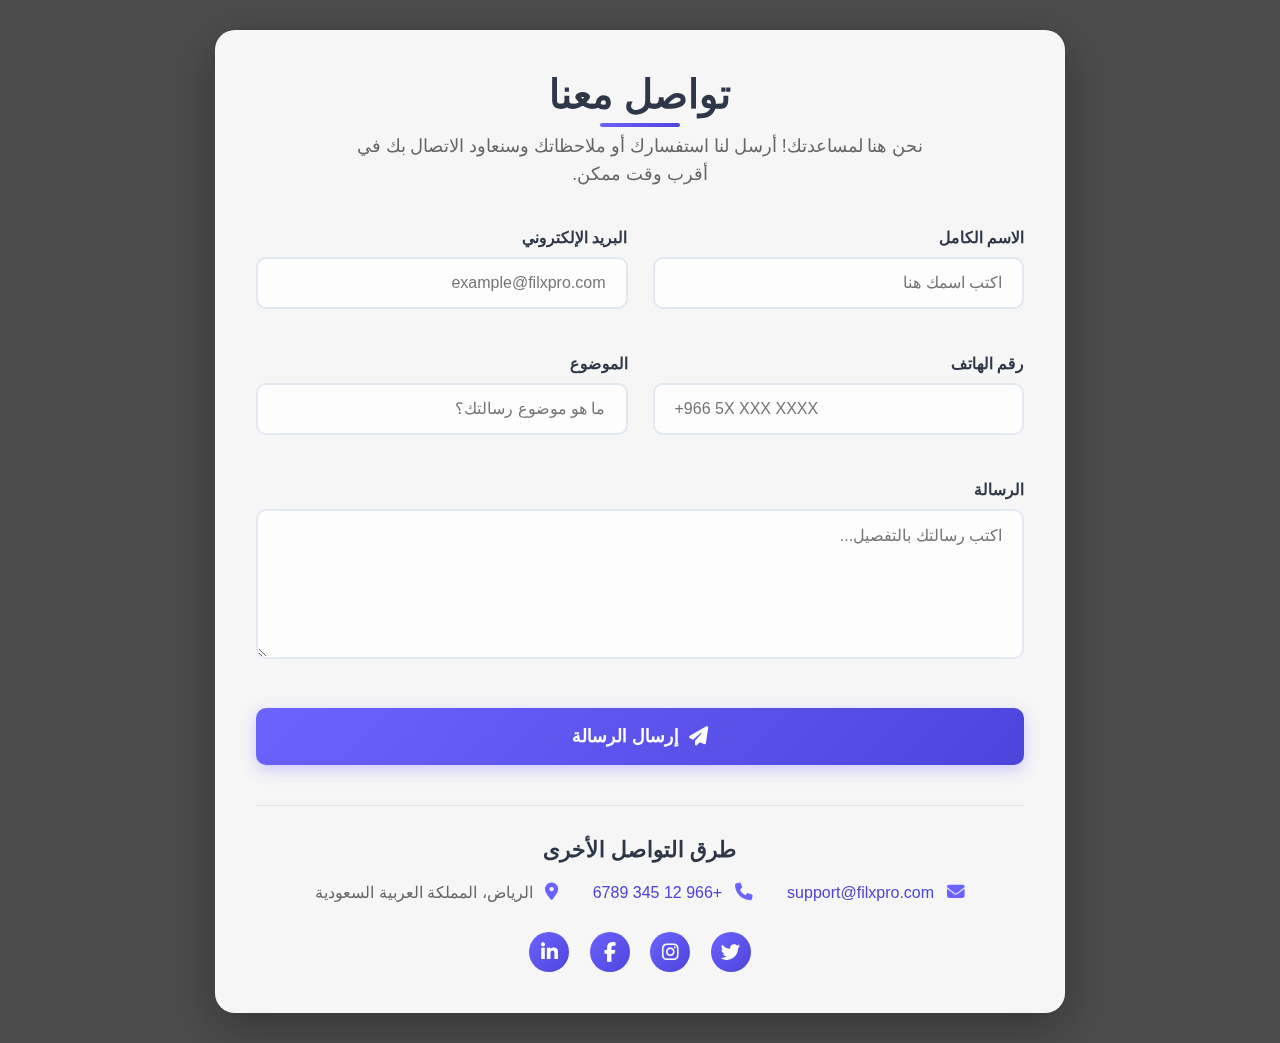
<file: contact-us.html>
<!DOCTYPE html>
<html lang="ar" dir="rtl">
<head>
  <meta charset="UTF-8">
  <meta name="viewport" content="width=device-width, initial-scale=1.0">
  <title>اتصل بنا - Filxpro</title>
  <link rel="stylesheet" href="https://cdnjs.cloudflare.com/ajax/libs/font-awesome/6.4.0/css/all.min.css">
  <style>
    :root {
      --primary-color: #6C63FF;
      --secondary-color: #4D44DB;
      --accent-color: #FF6584;
      --dark-color: #2D3748;
      --light-color: #F7FAFC;
      --gradient: linear-gradient(135deg, var(--primary-color), var(--secondary-color));
    }
    
    * {
      box-sizing: border-box;
      margin: 0;
      padding: 0;
      font-family: 'Tajawal', 'Tahoma', sans-serif;
    }
    
    @font-face {
      font-family: 'Tajawal';
      src: url('https://fonts.googleapis.com/css2?family=Tajawal:wght@400;500;700&display=swap');
    }
    
    body {
      background: url('https://images.unsplash.com/photo-1555066931-4365d14bab8c?ixlib=rb-4.0.3&ixid=M3wxMjA3fDB8MHxwaG90by1wYWdlfHx8fGVufDB8fHx8fA%3D%3D&auto=format&fit=crop&w=2070&q=80') no-repeat center center fixed;
      background-size: cover;
      margin: 0;
      padding: 0;
      min-height: 100vh;
      display: flex;
      justify-content: center;
      align-items: center;
      position: relative;
    }
    
    body::before {
      content: '';
      position: absolute;
      top: 0;
      left: 0;
      width: 100%;
      height: 100%;
      background: rgba(0, 0, 0, 0.7);
      z-index: 0;
    }
    
    .contact-container {
      max-width: 850px;
      width: 90%;
      margin: 30px auto;
      background: rgba(255, 255, 255, 0.95);
      padding: 40px;
      box-shadow: 0 15px 50px rgba(0, 0, 0, 0.3);
      border-radius: 20px;
      position: relative;
      z-index: 1;
      backdrop-filter: blur(5px);
      border: 1px solid rgba(255, 255, 255, 0.2);
      animation: fadeIn 0.8s ease-out;
    }
    
    @keyframes fadeIn {
      from { opacity: 0; transform: translateY(20px); }
      to { opacity: 1; transform: translateY(0); }
    }
    
    .contact-header {
      text-align: center;
      margin-bottom: 40px;
      position: relative;
    }
    
    .contact-header h2 {
      font-size: 2.5rem;
      color: var(--dark-color);
      margin-bottom: 15px;
      font-weight: 700;
      position: relative;
      display: inline-block;
    }
    
    .contact-header h2::after {
      content: '';
      position: absolute;
      bottom: -10px;
      right: 50%;
      transform: translateX(50%);
      width: 80px;
      height: 4px;
      background: var(--gradient);
      border-radius: 2px;
    }
    
    .contact-header p {
      color: #666;
      font-size: 1.1rem;
      max-width: 600px;
      margin: 0 auto;
      line-height: 1.6;
    }
    
    .contact-form {
      display: grid;
      grid-template-columns: 1fr 1fr;
      gap: 25px;
    }
    
    .form-group {
      margin-bottom: 20px;
      position: relative;
    }
    
    .form-group.full-width {
      grid-column: span 2;
    }
    
    label {
      display: block;
      margin-bottom: 10px;
      font-weight: 600;
      color: var(--dark-color);
      font-size: 1rem;
    }
    
    input, textarea {
      width: 100%;
      padding: 15px 20px;
      border: 2px solid #e2e8f0;
      border-radius: 10px;
      font-size: 1rem;
      transition: all 0.3s ease;
      background: rgba(255, 255, 255, 0.8);
    }
    
    input:focus, textarea:focus {
      outline: none;
      border-color: var(--primary-color);
      box-shadow: 0 0 0 3px rgba(108, 99, 255, 0.2);
    }
    
    textarea {
      resize: vertical;
      min-height: 150px;
    }
    
    .submit-btn {
      grid-column: span 2;
      background: var(--gradient);
      color: white;
      padding: 18px;
      font-size: 1.1rem;
      font-weight: 600;
      border: none;
      border-radius: 10px;
      cursor: pointer;
      transition: all 0.3s ease;
      box-shadow: 0 5px 15px rgba(108, 99, 255, 0.3);
      display: flex;
      align-items: center;
      justify-content: center;
      gap: 10px;
    }
    
    .submit-btn:hover {
      background: linear-gradient(135deg, var(--secondary-color), var(--primary-color));
      transform: translateY(-2px);
      box-shadow: 0 7px 20px rgba(108, 99, 255, 0.4);
    }
    
    .submit-btn i {
      font-size: 1.2rem;
    }
    
    .contact-info {
      margin-top: 40px;
      text-align: center;
      padding-top: 30px;
      border-top: 1px solid #e2e8f0;
    }
    
    .contact-info h3 {
      color: var(--dark-color);
      margin-bottom: 20px;
      font-size: 1.4rem;
    }
    
    .info-item {
      display: inline-block;
      margin: 0 15px;
      color: #666;
      font-size: 1rem;
    }
    
    .info-item i {
      color: var(--primary-color);
      margin-left: 8px;
      font-size: 1.1rem;
    }
    
    .info-item a {
      color: var(--secondary-color);
      text-decoration: none;
      transition: color 0.3s;
    }
    
    .info-item a:hover {
      color: var(--accent-color);
      text-decoration: underline;
    }
    
    .social-links {
      margin-top: 30px;
    }
    
    .social-links a {
      display: inline-flex;
      align-items: center;
      justify-content: center;
      width: 40px;
      height: 40px;
      background: var(--gradient);
      color: white;
      border-radius: 50%;
      margin: 0 8px;
      font-size: 1.2rem;
      transition: all 0.3s ease;
      text-decoration: none;
    }
    
    .social-links a:hover {
      transform: translateY(-3px) scale(1.1);
      box-shadow: 0 5px 15px rgba(108, 99, 255, 0.4);
    }
    
    @media (max-width: 768px) {
      .contact-form {
        grid-template-columns: 1fr;
      }
      
      .form-group.full-width {
        grid-column: span 1;
      }
      
      .submit-btn {
        grid-column: span 1;
      }
      
      .contact-header h2 {
        font-size: 2rem;
      }
      
      .contact-container {
        padding: 30px 20px;
      }
    }
  </style>
</head>
<body>

  <div class="contact-container">
    <div class="contact-header">
      <h2>تواصل معنا</h2>
      <p>نحن هنا لمساعدتك! أرسل لنا استفسارك أو ملاحظاتك وسنعاود الاتصال بك في أقرب وقت ممكن.</p>
    </div>
    
    <form action="#" method="POST" class="contact-form">
      <div class="form-group">
        <label for="name">الاسم الكامل</label>
        <input type="text" id="name" name="name" placeholder="اكتب اسمك هنا" required>
      </div>
      
      <div class="form-group">
        <label for="email">البريد الإلكتروني</label>
        <input type="email" id="email" name="email" placeholder="example@filxpro.com" required>
      </div>
      
      <div class="form-group">
        <label for="phone">رقم الهاتف</label>
        <input type="tel" id="phone" name="phone" placeholder="+966 5X XXX XXXX">
      </div>
      
      <div class="form-group">
        <label for="subject">الموضوع</label>
        <input type="text" id="subject" name="subject" placeholder="ما هو موضوع رسالتك؟" required>
      </div>
      
      <div class="form-group full-width">
        <label for="message">الرسالة</label>
        <textarea id="message" name="message" placeholder="اكتب رسالتك بالتفصيل..." required></textarea>
      </div>
      
      <button type="submit" class="submit-btn">
        <i class="fas fa-paper-plane"></i> إرسال الرسالة
      </button>
    </form>
    
    <div class="contact-info">
      <h3>طرق التواصل الأخرى</h3>
      
      <div>
        <span class="info-item">
          <i class="fas fa-envelope"></i>
          <a href="mailto:support@filxpro.com">support@filxpro.com</a>
        </span>
        
        <span class="info-item">
          <i class="fas fa-phone"></i>
          <a href="tel:+966123456789">+966 12 345 6789</a>
        </span>
        
        <span class="info-item">
          <i class="fas fa-map-marker-alt"></i>
          الرياض، المملكة العربية السعودية
        </span>
      </div>
      
      <div class="social-links">
        <a href="#" aria-label="Twitter"><i class="fab fa-twitter"></i></a>
        <a href="#" aria-label="Instagram"><i class="fab fa-instagram"></i></a>
        <a href="#" aria-label="Facebook"><i class="fab fa-facebook-f"></i></a>
        <a href="#" aria-label="LinkedIn"><i class="fab fa-linkedin-in"></i></a>
      </div>
    </div>
  </div>

</body>
</html>
</file>
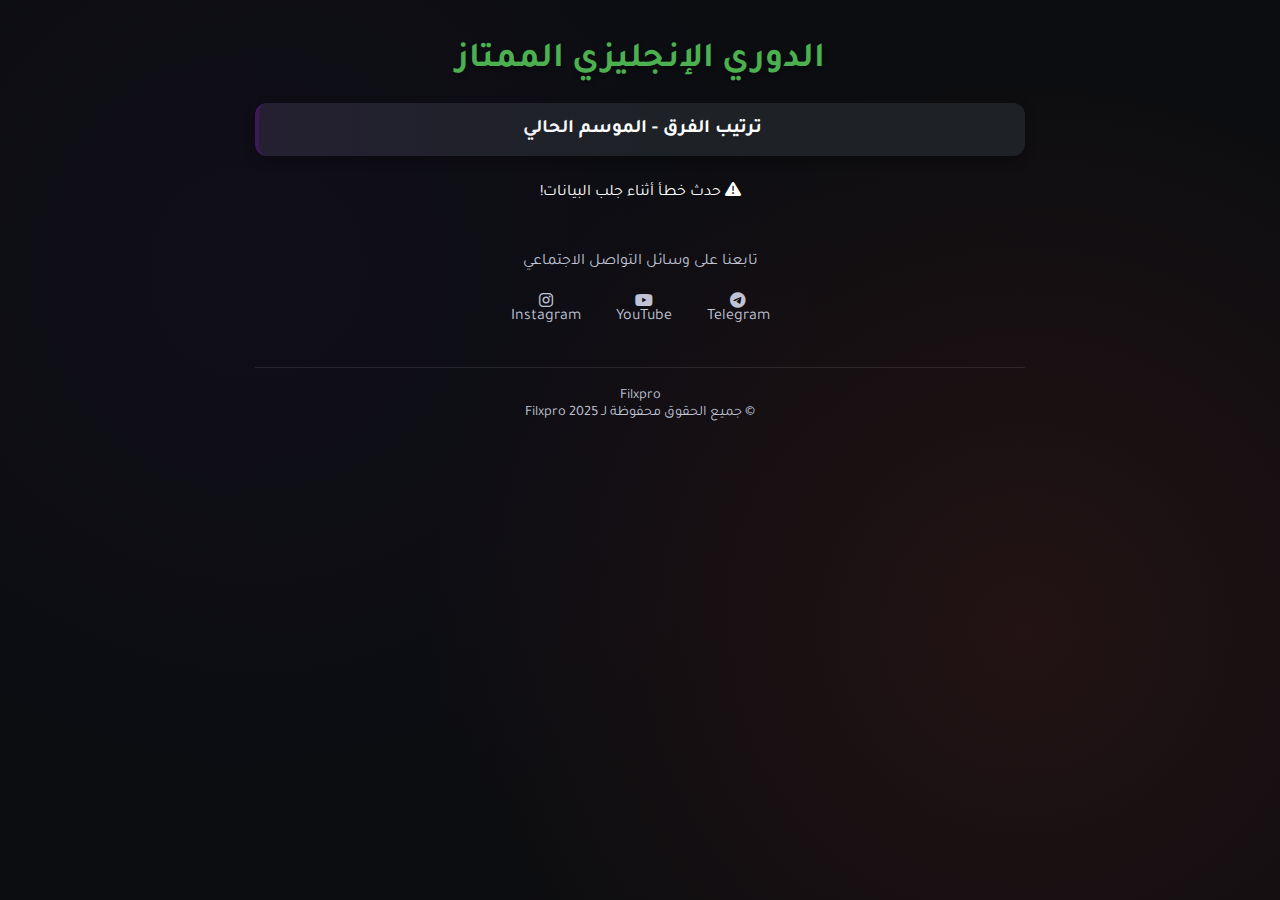
<file: leaguess-pr.html>
<!DOCTYPE html>
<html lang="ar" dir="rtl">
<head>
    <meta charset="UTF-8">
    <meta name="viewport" content="width=device-width, initial-scale=1.0">
    <title>الدوري الإنجليزي-Filxpro</title>
    <link rel="stylesheet" href="https://cdnjs.cloudflare.com/ajax/libs/font-awesome/6.0.0-beta3/css/all.min.css">
    <link rel="preconnect" href="https://fonts.googleapis.com">
    <link rel="preconnect" href="https://fonts.gstatic.com" crossorigin>
    <link href="https://fonts.googleapis.com/css2?family=Tajawal:wght@300;400;500;700;900&display=swap" rel="stylesheet">
    <link rel="stylesheet" href="leaguess-pr.css">
    <title>Filxpro | خدمات رقمية مبتكرة وحلول تقنية متكاملة</title>

<meta name="description" content="Filxpro منصة تقدم خدمات رقمية احترافية تشمل تصميم المواقع، شحن الألعاب، حلول برمجية، والمزيد بأسلوب عصري وتقنيات متقدمة.">
<meta name="keywords" content="Filxpro, تصميم مواقع, شحن ألعاب, تطوير, خدمات رقمية, تسويق إلكتروني, تقنيات الويب">
<meta name="robots" content="index, follow">
<meta name="viewport" content="width=device-width, initial-scale=1">
<link rel="icon" href="favicon.ico" type="image/x-icon">

<!-- Google Analytics -->
<script async src="https://www.googletagmanager.com/gtag/js?id=UA-XXXXXXX-X"></script>
<script>
  window.dataLayer = window.dataLayer || [];
  function gtag(){dataLayer.push(arguments);}
  gtag('js', new Date());
  gtag('config', 'UA-XXXXXXX-X');
</script>
</head>
<body>
    <div class="container">
        <!-- أيقونة العودة -->
        <a href="leaguess.php" id="back-to-home" class="back-to-home">
            <i class="fas fa-home"></i>
            <span>العودة</span>
        </a>

        <h1>الدوري الإنجليزي الممتاز</h1>
        <div class="header-box">ترتيب الفرق - الموسم الحالي</div>
        
        <div id="loading" class="loading">
            <div class="loading-spinner"></div>
            جاري تحميل البيانات...
        </div>
        
        <div id="error" class="error" style="display: none;">
            <i class="fas fa-exclamation-triangle"></i> حدث خطأ أثناء جلب البيانات!
        </div>

        <div class="league-container" id="leagueContainer">
            <div id="standings"></div>
        </div>

        <!-- الأيقونات الاجتماعية -->
        <div class="social-section">
            <div class="social-title">تابعنا على وسائل التواصل الاجتماعي</div>
            <div class="social-icons">
                <a href="https://t.me/Filx-Pro" target="_blank" class="social-icon">
                    <i class="fab fa-telegram"></i>
                    <span>Telegram</span>
                </a>
                <a href="https://www.youtube.com/@Filxpro" target="_blank" class="social-icon">
                    <i class="fab fa-youtube"></i>
                    <span>YouTube</span>
                </a>
                <a href="" target="_blank" class="social-icon">
                    <i class="fab fa-instagram"></i>
                    <span>Instagram</span>
                </a>
            </div>
        </div>

        <!-- نهاية الصفحة -->
        <footer>
            <div>Filxpro</div>
            <div class="copyright">&copy; جميع الحقوق محفوظة لـ Filxpro 2025</div>
        </footer>
    </div>

<script src="leaguess-pr.js"></script>
</body>
</html>
</file>
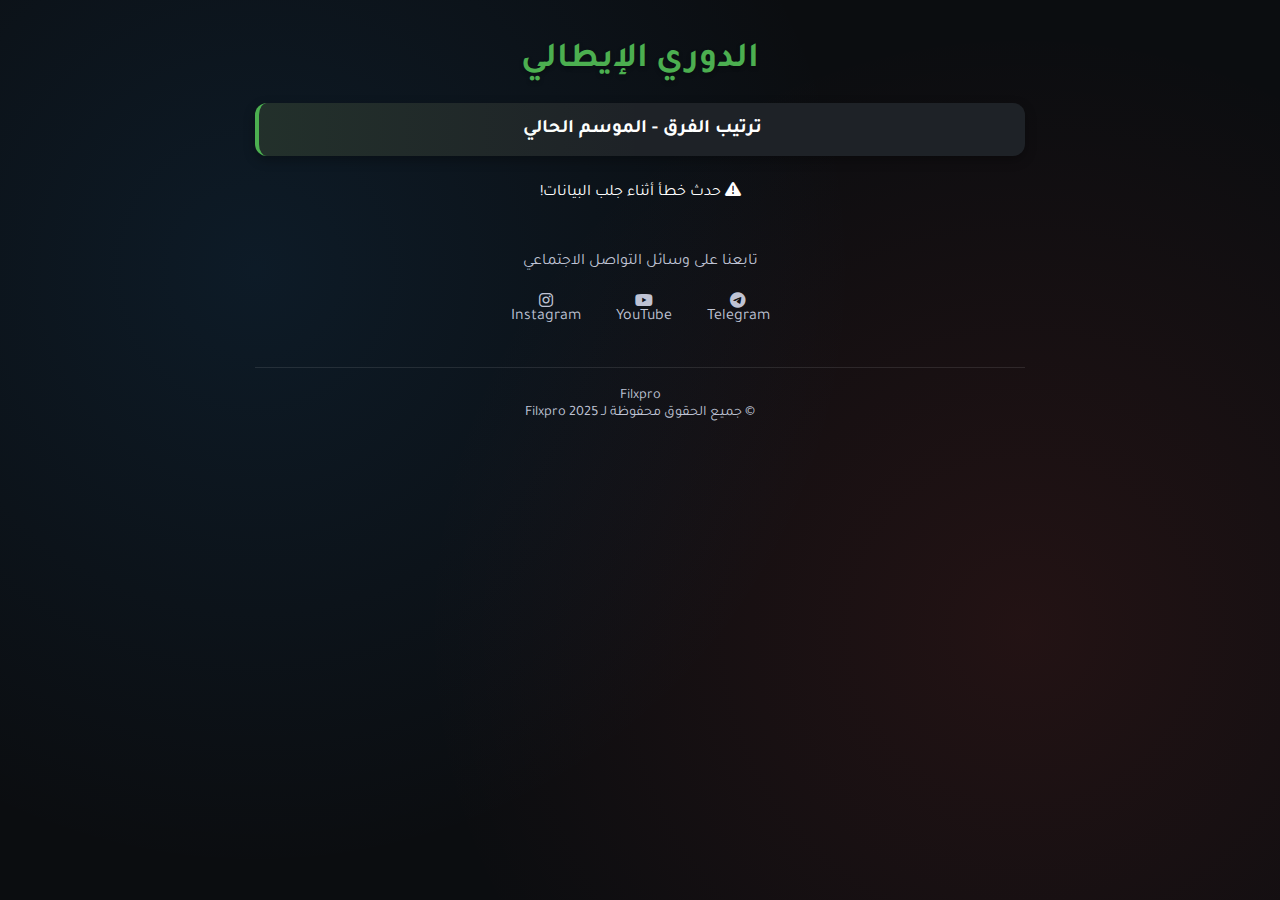
<file: si.html>
<!DOCTYPE html>
<html lang="ar" dir="rtl">
<head>
    <meta charset="UTF-8">
    <meta name="viewport" content="width=device-width, initial-scale=1.0">
    <title>الدوري الإيطالي-Filxpro</title>
    <link rel="stylesheet" href="https://cdnjs.cloudflare.com/ajax/libs/font-awesome/6.0.0-beta3/css/all.min.css">
    <link rel="preconnect" href="https://fonts.googleapis.com">
    <link rel="preconnect" href="https://fonts.gstatic.com" crossorigin>
    <link href="https://fonts.googleapis.com/css2?family=Tajawal:wght@300;400;500;700;900&display=swap" rel="stylesheet">
     <link rel="stylesheet" href="si.css">
</head>
<body>
    <div class="container">
        <!-- أيقونة العودة -->
        <a href="leaguess.html" id="back-to-home" class="back-to-home">
            <i class="fas fa-home"></i>
            <span>العودة</span>
        </a>

        <h1>الدوري الإيطالي</h1>
        <div class="header-box">ترتيب الفرق - الموسم الحالي</div>
        
        <div id="loading" class="loading">
            <div class="loading-spinner"></div>
            جاري تحميل البيانات...
        </div>
        
        <div id="error" class="error" style="display: none;">
            <i class="fas fa-exclamation-triangle"></i> حدث خطأ أثناء جلب البيانات!
        </div>

        <div class="league-container" id="leagueContainer">
            <div id="standings"></div>
        </div>

        <!-- الأيقونات الاجتماعية -->
        <div class="social-section">
            <div class="social-title">تابعنا على وسائل التواصل الاجتماعي</div>
            <div class="social-icons">
                <a href="https://t.me/Filx-Pro" target="_blank" class="social-icon">
                    <i class="fab fa-telegram"></i>
                    <span>Telegram</span>
                </a>
                <a href="https://www.youtube.com/@Filxpro" target="_blank" class="social-icon">
                    <i class="fab fa-youtube"></i>
                    <span>YouTube</span>
                </a>
                <a href="" target="_blank" class="social-icon">
                    <i class="fab fa-instagram"></i>
                    <span>Instagram</span>
                </a>
            </div>
        </div>

        <!-- نهاية الصفحة -->
        <footer>
            <div>Filxpro</div>
            <div class="copyright">&copy; جميع الحقوق محفوظة لـ Filxpro 2025</div>
        </footer>
    </div>
   <script src="si.js"></script>
</body>
</html>
</file>
<file: leaguess-pr.css>
/* Filxpro: Premier League Standings Variables */
:root {
  --primary-color: #4CAF50;         /* Green for wins */
  --secondary-color: #2196F3;       /* Blue accent */
  --accent-color: #FF9800;          /* Orange for Europa */
  --danger-color: #F44336;          /* Red for losses/relegation */
  --dark-bg: #0b0d10;               /* Dark background */
  --card-bg: #1e2227;               /* Card background */
  --text-light: #bfc3d4;            /* Light text */
  --text-white: #ffffff;            /* White text */
  --shadow: 0 4px 12px rgba(0, 0, 0, 0.3); /* Shadow effect */
  --premier-league-purple: #3D195B; /* Premier League purple */
}

/* Filxpro: Base Styles */
* {
  box-sizing: border-box;
  margin: 0;
  padding: 0;
}

/* Filxpro: Body Styles */
body {
  font-family: 'Tajawal', sans-serif;
  background-color: var(--dark-bg);
  color: var(--text-white);
  text-align: center;
  margin: 0;
  padding: 20px;
  user-select: none;
  min-height: 100vh;
  background-image: radial-gradient(circle at 20% 30%, rgba(61, 25, 91, 0.1) 0%, transparent 50%),
                  radial-gradient(circle at 80% 70%, rgba(244, 67, 54, 0.1) 0%, transparent 50%);
}

/* Filxpro: Main Container */
.container {
  max-width: 800px;
  margin: 0 auto;
  padding: 0 15px;
}

/* Filxpro: Header Styles */
h1 {
  color: var(--primary-color);
  margin: 20px 0;
  font-size: 2.2rem;
  text-shadow: 0 2px 4px rgba(0, 0, 0, 0.3);
}

/* Filxpro: Header Box */
.header-box {
  background-color: var(--card-bg);
  padding: 15px;
  border-radius: 12px;
  margin-bottom: 25px;
  font-size: 1.2rem;
  font-weight: 700;
  box-shadow: var(--shadow);
  border-left: 4px solid var(--premier-league-purple);
  position: relative;
  overflow: hidden;
}

/* Filxpro: Header Box Gradient Effect */
.header-box::after {
  content: "";
  position: absolute;
  top: 0;
  left: 0;
  width: 100%;
  height: 100%;
  background: linear-gradient(90deg, rgba(61, 25, 91, 0.2) 0%, transparent 50%);
  pointer-events: none;
}

/* Filxpro: League Container */
.league-container {
  margin-bottom: 40px;
}

/* Filxpro: Team Container */
.team-container {
  display: flex;
  align-items: center;
  justify-content: space-between;
  margin: 10px auto;
  padding: 12px 20px;
  background-color: var(--card-bg);
  border-radius: 10px;
  width: 100%;
  box-shadow: var(--shadow);
  position: relative;
  height: auto;
  transition: all 0.3s ease;
  border-right: 3px solid transparent;
}

/* Filxpro: Team Hover Effect */
.team-container:hover {
  transform: translateY(-3px);
  box-shadow: 0 6px 16px rgba(0, 0, 0, 0.4);
  background-color: #252a31;
}

/* Filxpro: Team Info Section */
.team-info {
  display: flex;
  align-items: center;
  width: 100%;
}

/* Filxpro: Team Position */
.team-position {
  font-size: 1.1rem;
  font-weight: 700;
  margin-left: 15px;
  min-width: 25px;
  text-align: center;
}

/* Filxpro: Team Logo */
.team-logo {
  width: 32px;
  height: 32px;
  margin-left: 15px;
  object-fit: contain;
  transition: transform 0.3s ease;
}

/* Filxpro: Team Logo Hover Effect */
.team-container:hover .team-logo {
  transform: scale(1.1);
}

/* Filxpro: Team Name */
.team-name {
  font-weight: 600;
  font-size: 1rem;
  color: var(--text-white);
  text-decoration: none;
  transition: color 0.3s ease;
  cursor: pointer;
}

/* Filxpro: Team Name Hover Effect */
.team-name:hover {
  color: var(--primary-color);
  text-decoration: underline;
}

/* Filxpro: Stats Container */
.stats-container {
  display: flex;
  align-items: center;
}

/* Filxpro: Stat Box */
.stat-box {
  margin-left: 18px;
  text-align: center;
  min-width: 40px;
}

/* Filxpro: Column Title */
.column-title {
  font-weight: 600;
  font-size: 0.8rem;
  color: var(--text-light);
  margin-bottom: 5px;
}

/* Filxpro: Win Stat */
.win {
  color: var(--primary-color);
  font-weight: 700;
}

/* Filxpro: Loss Stat */
.loss {
  color: var(--danger-color);
  font-weight: 700;
}

/* Filxpro: Points */
.points {
  color: var(--text-white);
  font-weight: 700;
  font-size: 1.1rem;
}

/* Filxpro: Champions Styling */
.team-container.champions {
  border-right-color: var(--premier-league-purple);
}

.team-container.champions .team-position {
  color: var(--premier-league-purple);
}

/* Filxpro: Europa League Styling */
.team-container.europa {
  border-right-color: var(--accent-color);
}

.team-container.europa .team-position {
  color: var(--accent-color);
}

/* Filxpro: Relegation Styling */
.team-container.relegation {
  border-right-color: var(--danger-color);
}

.team-container.relegation .team-position {
  color: var(--danger-color);
}

/* Filxpro: Back Button */
.back-to-home {
  position: fixed;
  bottom: 30px;
  left: 30px;
  background-color: var(--premier-league-purple);
  color: white;
  width: 60px;
  height: 60px;
  border-radius: 50%;
  display: flex;
  flex-direction: column;
  align-items: center;
  justify-content: center;
  cursor: pointer;
  box-shadow: var(--shadow);
  text-decoration: none;
  opacity: 0;
  transition: all 0.3s ease;
  z-index: 1000;
}

/* Filxpro: Back Button Hover Effect */
.back-to-home:hover {
  background-color: #2d1145;
  transform: scale(1.1);
}

/* Filxpro: Show Back Button */
.back-to-home.show {
  opacity: 1;
}

/* Filxpro: Social Section */
.social-section {
  margin: 50px 0 30px;
}

/* Filxpro: Social Title */
.social-title {
  color: var(--text-light);
  margin-bottom: 20px;
  font-size: 1rem;
}

/* Filxpro: Social Icons */
.social-icons {
  display: flex;
  justify-content: center;
  gap: 35px;
}

/* Filxpro: Social Icon */
.social-icon {
  text-decoration: none;
  color: var(--text-light);
  transition: all 0.3s ease;
  display: flex;
  flex-direction: column;
  align-items: center;
}

/* Filxpro: Social Icon Hover Effect */
.social-icon:hover {
  transform: translateY(-5px);
  color: var(--primary-color);
}

/* Filxpro: Footer */
footer {
  margin-top: 40px;
  padding: 20px 0;
  color: var(--text-light);
  font-size: 0.9rem;
  border-top: 1px solid rgba(255, 255, 255, 0.1);
}

/* Filxpro: Loading Spinner */
.loading-spinner {
  border: 4px solid rgba(61, 25, 91, 0.2);
  border-top: 4px solid var(--premier-league-purple);
  border-radius: 50%;
  width: 40px;
  height: 40px;
  animation: spin 1s linear infinite;
  margin-bottom: 15px;
}

/* Filxpro: Spin Animation */
@keyframes spin {
  0% { transform: rotate(0deg); }
  100% { transform: rotate(360deg); }
}

/* Filxpro: Team Border Animation */
.team-container::before {
  content: "";
  position: absolute;
  top: 0;
  right: 0;
  width: 4px;
  height: 0;
  background-color: var(--premier-league-purple);
  transition: height 0.3s ease;
}

/* Filxpro: Team Border Hover Effect */
.team-container:hover::before {
  height: 100%;
}

/* Filxpro: Mobile Responsive */
@media (max-width: 768px) {
  .team-container {
    padding: 10px 15px;
  }
  
  .stat-box {
    margin-left: 12px;
    min-width: 35px;
  }
  
  .team-position {
    margin-left: 10px;
  }
  
  .team-logo {
    margin-left: 10px;
    width: 28px;
    height: 28px;
  }
}
</file>
<file: si.css>
/* Filxpro: Sports League Standings Variables */
:root {
  --primary-color: #4CAF50;         /* Green for wins/primary */
  --secondary-color: #2196F3;       /* Blue for champions */
  --accent-color: #FF9800;          /* Orange for Europa */
  --danger-color: #F44336;          /* Red for losses/relegation */
  --dark-bg: #0b0d10;               /* Dark background */
  --card-bg: #1e2227;               /* Card background */
  --text-light: #bfc3d4;            /* Light text */
  --text-white: #ffffff;            /* White text */
  --shadow: 0 4px 12px rgba(0, 0, 0, 0.3); /* Shadow effect */
}

/* Filxpro: Base Styles */
* {
  box-sizing: border-box;
  margin: 0;
  padding: 0;
}

/* Filxpro: Body Styles */
body {
  font-family: 'Tajawal', sans-serif;
  background-color: var(--dark-bg);
  color: var(--text-white);
  text-align: center;
  margin: 0;
  padding: 20px;
  user-select: none;
  min-height: 100vh;
  background-image: radial-gradient(circle at 20% 30%, rgba(33, 150, 243, 0.1) 0%, transparent 50%),
                  radial-gradient(circle at 80% 70%, rgba(244, 67, 54, 0.1) 0%, transparent 50%);
}

/* Filxpro: Main Container */
.container {
  max-width: 800px;
  margin: 0 auto;
  padding: 0 15px;
}

/* Filxpro: Header Styles */
h1 {
  color: var(--primary-color);
  margin: 20px 0;
  font-size: 2.2rem;
  text-shadow: 0 2px 4px rgba(0, 0, 0, 0.3);
}

/* Filxpro: Header Box */
.header-box {
  background-color: var(--card-bg);
  padding: 15px;
  border-radius: 12px;
  margin-bottom: 25px;
  font-size: 1.2rem;
  font-weight: 700;
  box-shadow: var(--shadow);
  border-left: 4px solid var(--primary-color);
  position: relative;
  overflow: hidden;
}

/* Filxpro: Header Box Gradient Effect */
.header-box::after {
  content: "";
  position: absolute;
  top: 0;
  left: 0;
  width: 100%;
  height: 100%;
  background: linear-gradient(90deg, rgba(76, 175, 80, 0.1) 0%, transparent 50%);
  pointer-events: none;
}

/* Filxpro: League Container */
.league-container {
  margin-bottom: 40px;
}

/* Filxpro: Team Container */
.team-container {
  display: flex;
  align-items: center;
  justify-content: space-between;
  margin: 10px auto;
  padding: 12px 20px;
  background-color: var(--card-bg);
  border-radius: 10px;
  width: 100%;
  box-shadow: var(--shadow);
  position: relative;
  height: auto;
  transition: all 0.3s ease;
  border-right: 3px solid transparent;
}

/* Filxpro: Team Hover Effect */
.team-container:hover {
  transform: translateY(-3px);
  box-shadow: 0 6px 16px rgba(0, 0, 0, 0.4);
  background-color: #252a31;
}

/* Filxpro: Team Info Section */
.team-info {
  display: flex;
  align-items: center;
  width: 100%;
}

/* Filxpro: Team Position */
.team-position {
  font-size: 1.1rem;
  font-weight: 700;
  margin-left: 15px;
  min-width: 25px;
  text-align: center;
}

/* Filxpro: Team Logo */
.team-logo {
  width: 32px;
  height: 32px;
  margin-left: 15px;
  object-fit: contain;
  transition: transform 0.3s ease;
}

/* Filxpro: Team Logo Hover Effect */
.team-container:hover .team-logo {
  transform: scale(1.1);
}

/* Filxpro: Team Name */
.team-name {
  font-weight: 600;
  font-size: 1rem;
  color: var(--text-white);
  text-decoration: none;
  transition: color 0.3s ease;
  cursor: pointer;
}

/* Filxpro: Team Name Hover Effect */
.team-name:hover {
  color: var(--primary-color);
  text-decoration: underline;
}

/* Filxpro: Stats Container */
.stats-container {
  display: flex;
  align-items: center;
}

/* Filxpro: Stat Box */
.stat-box {
  margin-left: 18px;
  text-align: center;
  min-width: 40px;
}

/* Filxpro: Column Title */
.column-title {
  font-weight: 600;
  font-size: 0.8rem;
  color: var(--text-light);
  margin-bottom: 5px;
}

/* Filxpro: Win Stat */
.win {
  color: var(--primary-color);
  font-weight: 700;
}

/* Filxpro: Loss Stat */
.loss {
  color: var(--danger-color);
  font-weight: 700;
}

/* Filxpro: Points */
.points {
  color: var(--text-white);
  font-weight: 700;
  font-size: 1.1rem;
}

/* Filxpro: Champions Styling */
.team-container.champions {
  border-right-color: var(--secondary-color);
}

.team-container.champions .team-position {
  color: var(--secondary-color);
}

/* Filxpro: Europa League Styling */
.team-container.europa {
  border-right-color: var(--accent-color);
}

.team-container.europa .team-position {
  color: var(--accent-color);
}

/* Filxpro: Relegation Styling */
.team-container.relegation {
  border-right-color: var(--danger-color);
}

.team-container.relegation .team-position {
  color: var(--danger-color);
}

/* Filxpro: Back Button */
.back-to-home {
  position: fixed;
  bottom: 30px;
  left: 30px;
  background-color: var(--primary-color);
  color: white;
  width: 60px;
  height: 60px;
  border-radius: 50%;
  display: flex;
  flex-direction: column;
  align-items: center;
  justify-content: center;
  cursor: pointer;
  box-shadow: var(--shadow);
  text-decoration: none;
  opacity: 0;
  transition: all 0.3s ease;
  z-index: 1000;
}

/* Filxpro: Back Button Hover Effect */
.back-to-home:hover {
  background-color: #3d8b40;
  transform: scale(1.1);
}

/* Filxpro: Show Back Button */
.back-to-home.show {
  opacity: 1;
}

/* Filxpro: Social Section */
.social-section {
  margin: 50px 0 30px;
}

/* Filxpro: Social Title */
.social-title {
  color: var(--text-light);
  margin-bottom: 20px;
  font-size: 1rem;
}

/* Filxpro: Social Icons */
.social-icons {
  display: flex;
  justify-content: center;
  gap: 35px;
}

/* Filxpro: Social Icon */
.social-icon {
  text-decoration: none;
  color: var(--text-light);
  transition: all 0.3s ease;
  display: flex;
  flex-direction: column;
  align-items: center;
}

/* Filxpro: Social Icon Hover Effect */
.social-icon:hover {
  transform: translateY(-5px);
  color: var(--primary-color);
}

/* Filxpro: Footer */
footer {
  margin-top: 40px;
  padding: 20px 0;
  color: var(--text-light);
  font-size: 0.9rem;
  border-top: 1px solid rgba(255, 255, 255, 0.1);
}

/* Filxpro: Loading Spinner */
.loading-spinner {
  border: 4px solid rgba(76, 175, 80, 0.2);
  border-top: 4px solid var(--primary-color);
  border-radius: 50%;
  width: 40px;
  height: 40px;
  animation: spin 1s linear infinite;
  margin-bottom: 15px;
}

/* Filxpro: Spin Animation */
@keyframes spin {
  0% { transform: rotate(0deg); }
  100% { transform: rotate(360deg); }
}

/* Filxpro: Team Border Animation */
.team-container::before {
  content: "";
  position: absolute;
  top: 0;
  right: 0;
  width: 4px;
  height: 0;
  background-color: var(--primary-color);
  transition: height 0.3s ease;
}

/* Filxpro: Team Border Hover Effect */
.team-container:hover::before {
  height: 100%;
}

/* Filxpro: Mobile Responsive */
@media (max-width: 768px) {
  .team-container {
    padding: 10px 15px;
  }
  
  .stat-box {
    margin-left: 12px;
    min-width: 35px;
  }
  
  .team-position {
    margin-left: 10px;
  }
  
  .team-logo {
    margin-left: 10px;
    width: 28px;
    height: 28px;
  }
}
</file>
